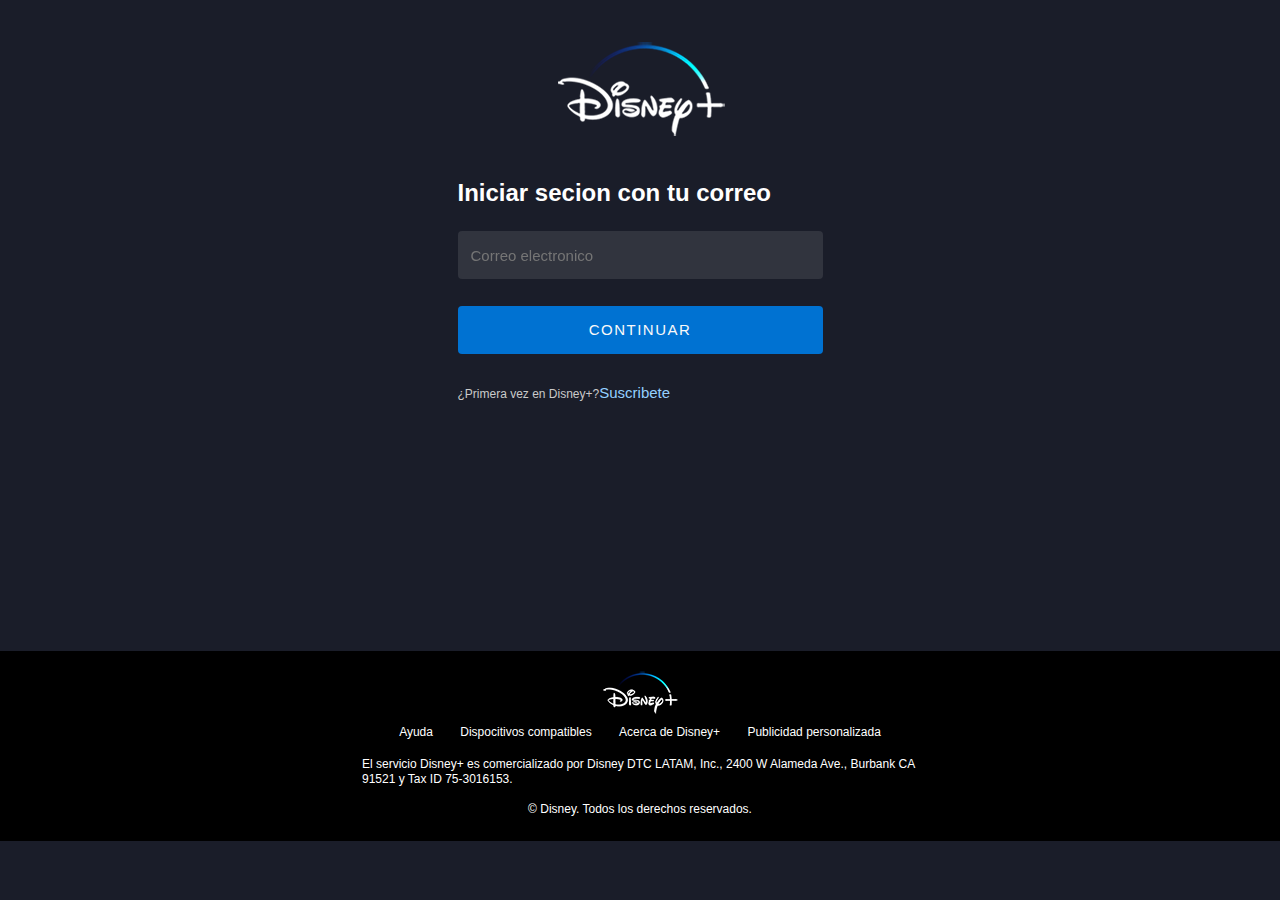
<file: 2Disney+/disney/login.html>
<!DOCTYPE html>
<html lang="en">
<head>
    <meta charset="UTF-8">
    <meta name="viewport" content="width=device-width, initial-scale=1.0">
    <title>login</title>
    <link rel="stylesheet" type="text/css" media="screen" href="../CSS/bootstrap.min.css"/>
    <link rel="stylesheet" href="../CSS/all.css"><!--FontAwesome-->
    <link rel="stylesheet" href="../CSS/estilos_Login.css">
</head>
<body>
    <div style="text-align: center; margin-bottom: 230px;">
        <img src="../img/logito.png" style="margin-top: 40px; margin-bottom: 40px;">
        <div style="width: 365px; margin-left: auto;margin-right: auto;">
            <h1 align="left" class="inicio">Iniciar secion con tu correo</h1>
            <input type="text" class="texto" placeholder="Correo electronico">
            <button class="continuar">CONTINUAR</button>
            <div style="text-align: left; margin-top: 27px;">
                <p align="left" class="parrafo">¿Primera vez en Disney+?<a href="">Suscribete</a></p>
            </div>
            
        </div>
        
    </div>

    <footer class="footer" data-analytics-section="footer:null:null" style="text-align: center; background-color: #000000; margin-bottom: 0%;height:190px;">
        <div style="width: 580px;margin-left: auto;margin-right: auto; padding-top: 20px;">
            <img src="../img/logito2.png">
            <p class="links">
                <a href="https://help.disneyplus.com/csp" class="cadalink">Ayuda</a>
                <a href="https://help.disneyplus.com/csp?id=csp_article_content_international&sys_kb_id=eac89167db3048900a2af56e0f96193b" class="cadalink">Dispocitivos compatibles</a>
                <a href="https://help.disneyplus.com/csp?id=csp_article_content_international&sys_kb_id=8d061aaadb7004903c0cf158bf9619ed" class="cadalink">Acerca de Disney+</a>
                <a href="https://preferences-mgr.trustarc.com/?pid=disney01&aid=disneyplus01&type=disneyplus" class="cadalink">Publicidad personalizada</a>
            </p>
            <h6 align="left" class="cadalink2">El servicio Disney+ es comercializado por Disney DTC LATAM, Inc., 2400 W Alameda Ave., Burbank CA 91521 y Tax ID 75-3016153.</h6>
            <h6 class="cadalink2">© Disney. Todos los derechos reservados.</h6>
        </div>
       
    </footer>
</body>
</html>
</file>
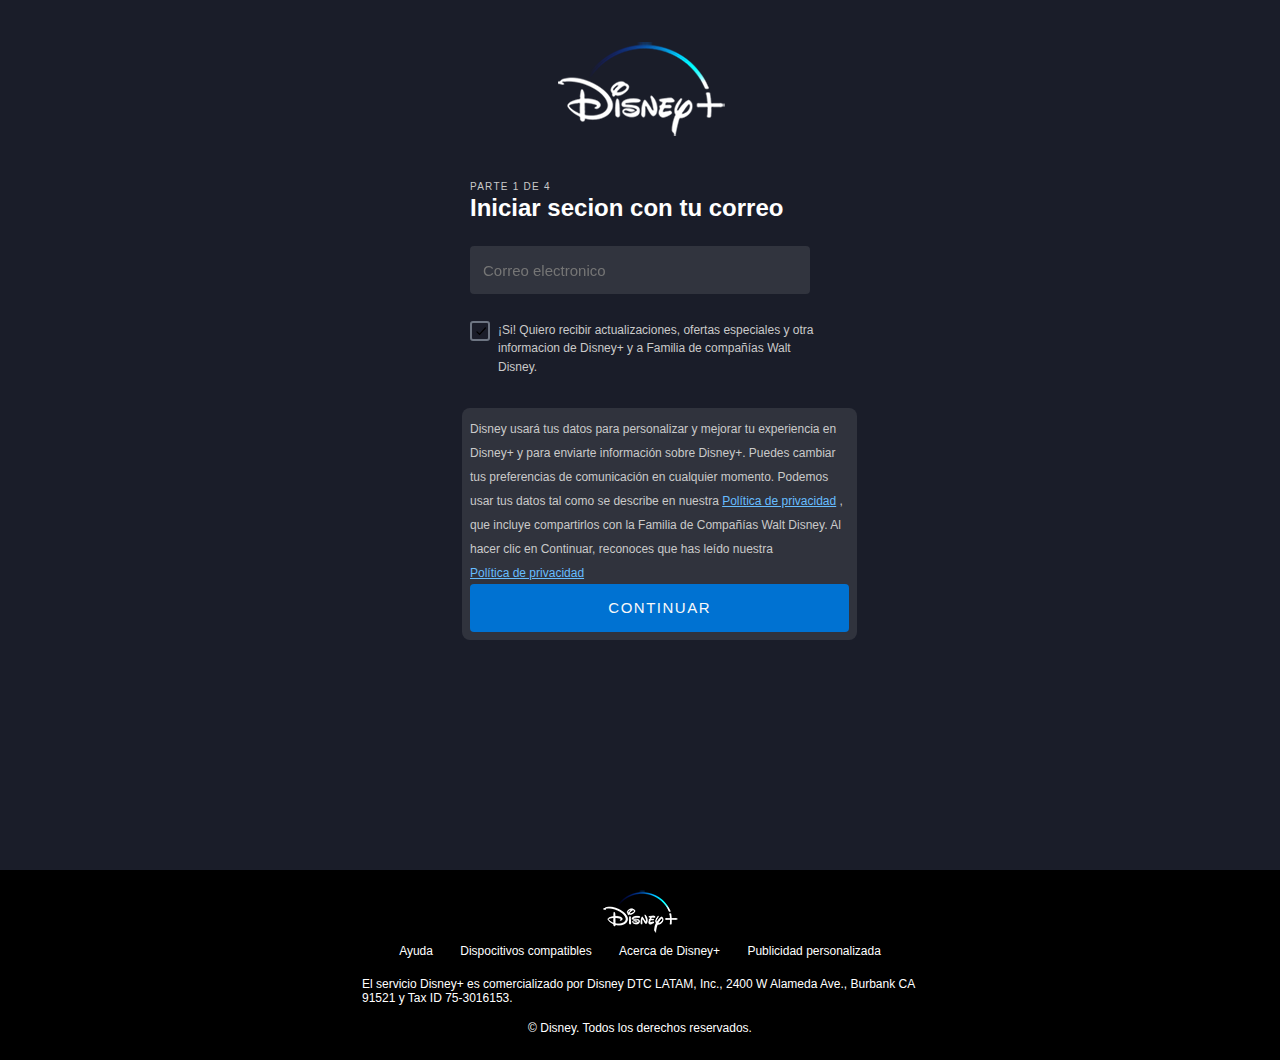
<file: 2Disney+/disney/sing-in.html>
<!DOCTYPE html>
<html lang="en">
<head>
    <meta charset="UTF-8">
    <meta name="viewport" content="width=device-width, initial-scale=1.0">
    <title>login</title>
    <link rel="stylesheet" type="text/css" media="screen" href="../CSS/bootstrap.min.css"/>
    <link rel="stylesheet" href="../CSS/all.css"><!--FontAwesome-->
    <link rel="stylesheet" href="../CSS/estilos_Login.css">
</head>
<body>
    <script src="../js/controlador2.js"></script>
    <div style="text-align: center; margin-bottom: 230px;" id="vaca">
        <img src="../img/logito.png" style="margin-top: 40px; margin-bottom: 40px;">
        <div style="width: 340px; margin-left: auto;margin-right: auto;" >
            <h5 align="left" class="pasos" style="text-align: left; width: 100%; color: rgb(202, 202, 202); text-transform: uppercase;">Parte 1 de 4</h5>
            <h1 align="left" class="inicio">Iniciar secion con tu correo</h1>
            <input type="text" class="texto" placeholder="Correo electronico">
            
            <div>
                <div style="width: 335px; margin: 0%;">
                    <label aria-describedby="Dominguez_L_WDIGFamilySites" aria-checked="true" for="Dominguez_L_WDIGFamilySites" tabindex="0" class="sc-hmXxxW heMnsB" style="width: 100%;">
                        
                        <span style="width: 40px;">
                            <svg alt="" aria-hidden="true" aria-label="check" color="white" role="img" version="1.1" xmlns="http://www.w3.org/2000/svg" style="height: 20px; min-width: 20px; width: 20px; z-index: auto;" class="hgt" viewBox="0 0 30 36">
                                <path d="M12.935 26.59a1.472 1.472 0 0 0 2.038 0l13.105-14.452a1.37 1.37 0 0 0 0-1.978 1.472 1.472 0 0 0-2.038 0L13.954 23.63 9.21 19.018a1.472 1.472 0 0 0-2.038 0 1.37 1.37 0 0 0 0 1.978l5.763 5.594z" class="sc-kAzzGY dGwULW"></path>
                            </svg> 
                        </span> 
                        <span>
                            <p align="left" class="parrafo">¡Si! Quiero recibir actualizaciones, ofertas especiales y otra informacion
                                de Disney+ y a Familia de compañías Walt Disney.</p>
                        </span>
                    </label>
                    <div class="contener" style="width: 118%;">
                        <div class="parrafoP">
                            Disney usará tus datos para personalizar y mejorar tu experiencia en Disney+ y para enviarte información sobre Disney+. Puedes cambiar tus preferencias de comunicación en cualquier momento. Podemos usar tus datos tal como se describe en nuestra 
                            <button color="#67bdff" font-size="12px" display="inline" type="button" text-decoration="underline" class="botonP">Política de privacidad</button>
                            , que incluye compartirlos con la Familia de Compañías Walt Disney. Al hacer clic en Continuar, reconoces que has leído nuestra 
                            <button color="#67bdff" font-size="12px" display="inline" type="button" text-decoration="underline" class="botonP">Política de privacidad</button>
                            <button aria-label="CONTINUAR" role="button" kind="primary" value="submit" class="continuar" type="submit" onclick="paso2();">CONTINUAR</button>
                        </div>
                    </div>
                    
                </div>
                
                
                    
               
                
            </div>
        </div>
    </div>
    <footer class="footer" data-analytics-section="footer:null:null" style="text-align: center; background-color: #000000; margin-bottom: 0%;height:190px;">
        <div style="width: 580px;margin-left: auto;margin-right: auto; padding-top: 20px;">
            <img src="../img/logito2.png">
            <p class="links">
                <a href="https://help.disneyplus.com/csp" class="cadalink">Ayuda</a>
                <a href="https://help.disneyplus.com/csp?id=csp_article_content_international&sys_kb_id=eac89167db3048900a2af56e0f96193b" class="cadalink">Dispocitivos compatibles</a>
                <a href="https://help.disneyplus.com/csp?id=csp_article_content_international&sys_kb_id=8d061aaadb7004903c0cf158bf9619ed" class="cadalink">Acerca de Disney+</a>
                <a href="https://preferences-mgr.trustarc.com/?pid=disney01&aid=disneyplus01&type=disneyplus" class="cadalink">Publicidad personalizada</a>
            </p>
            <h6 align="left" class="cadalink2">El servicio Disney+ es comercializado por Disney DTC LATAM, Inc., 2400 W Alameda Ave., Burbank CA 91521 y Tax ID 75-3016153.</h6>
            <h6 class="cadalink2">© Disney. Todos los derechos reservados.</h6>
        </div>
       
    </footer>
    <script src="../js/jquery-3.4.1.min.js"></script>
    <script src="../js/popper.min.js"></script>
    <script src="../js/bootstrap.min.js"></script>
    <script src="../js/controlador2.js"></script>
</body>
</html>
</file>
<file: 2Disney+/CSS/estilos_Login.css>
body{
    overflow-x: hidden;
    background:#1A1D29;
    -webkit-font-smoothing: antialiased;
    box-sizing: border-box;
    font-family: Avenir-Roman,sans-serif;
    height: 824px;
    width: 100%;
    margin: 0%;
}

html{
    padding: 0%;
}

.inicio{
    color: white;
    margin: 0px;
    padding: 0px 0px 24px;
    cursor: inherit;
    font-family: Avenir-Heavy, sans-serif;
    font-size: 24px;
    font-stretch: normal;
    font-style: normal;
    letter-spacing: normal;
    line-height: 1.17;
    font-weight: bold;

}

.texto{
    backdrop-filter: blur(50px);
    background-color: rgb(49, 52, 62);
    border: 1px solid transparent;
    border-radius: 4px;
    caret-color: rgb(2, 231, 245);
    color: rgb(249, 249, 249);
    font-size: 15px;
    font-stretch: normal;
    font-style: normal;
    font-weight:bold normal;
    height: 48px;
    letter-spacing: normal;
    line-height: 1.53;
    outline: none;
    padding: 7px 12px;
    transition: all 0.1s ease 0s;
    width: 100%;
    overflow: visible;
    font-family: inherit;
    margin: 0px 0px 27px;
}

.barraI{
    border-left: 2px solid rgb(168, 169, 173);
    padding-left: 12px;
    margin: 14px 0px 36px;
    height: 57px;
    text-align: left;
}

.continuar{
    background: rgb(0, 114, 210);
    border: none;
    border-radius: 4px;
    color: rgb(249, 249, 249);
    font-size: 15px;
    padding: 0px 24px;
    text-transform: uppercase;
    -webkit-box-align: center;
    align-items: center;
    cursor: pointer;
    display: flex;
    font-family: Avenir-Heavy, sans-serif;
    font-stretch: normal;
    font-style: normal;
    height: 48px;
    -webkit-box-pack: center;
    justify-content: center;
    letter-spacing: 1.5px;
    line-height: 1.5;
    margin: 0px;
    overflow: hidden;
    text-align: center;
    transition: all 0.2s ease-in-out 0s;
    width: 100%;
    -webkit-font-smoothing: antialiased;
    opacity: 1;
    visibility: visible;
    
}

.continuar:hover{
    border: none;
    background: rgb(44, 158, 252);
    color: rgb(249, 249, 249);
}

.parrafo{
    color: rgb(202, 202, 202);
    display: inline-block;
    font-size: 12px;
    font-stretch: normal;
    font-style: normal;
    font-weight: normal;
    letter-spacing: normal;
    line-height: 1.53;
    padding-right: 4px;
}

.pasos{
    cursor: inherit;
    font-size: 10px;
    font-stretch: normal;
    font-style: normal;
    letter-spacing: 1.25px;
    line-height: 1.5;
    margin: 0px;
}

.suscribir{
    color: rgb(249, 249, 249);
    opacity: 1;
    cursor: pointer;
    display: inline-block;
    font-size: 15px;
    font-stretch: normal;
    font-style: normal;
    font-weight: 500;
    letter-spacing: normal;
    line-height: 1.53;
    margin: 0px;
    text-align: center;
    text-decoration: none;
    width: auto;
}

a{
    color: rgb(148, 208, 255);
    opacity: 1;
    cursor: pointer;
    display: inline-block;
    font-size: 15px;
    font-stretch: normal;
    font-style: normal;
    font-weight: 500;
    letter-spacing: normal;
    line-height: 1.53;
    margin: 0px;
    text-align: center;
    text-decoration: none;
    width: auto;
    background-color: transparent;
}

a:hover{
    color: rgb(148, 208, 255);
    
}

.links{
    font-size: 12px;
    line-height: 1.5;
    margin-bottom: 0%;

}

.cadalink{
    padding: 8px 12px 8px 12px;
    color: rgb(255, 255, 255);
    font-size: 12px;

}

.cadalink2{
    padding: 8px 12px 8px 12px;
    color: rgb(255, 255, 255);
    font-size: 12px;
    margin:0%;

}
.cadalink:hover{
    color: white;
    text-decoration: unset;
}

.hgt{
    align-items: center;
    border: 2px solid rgb(109, 117, 130);
    display: flex;
    height: 20px;
    justify-content: center;
    left: -28px;
    position: absolute;
    width: 20px;
    border-radius: 3px;
}

.heMnsB{
    display: block;
    cursor: pointer;
    margin: 0px 8px 16px 28px;
    position: relative;
    padding: 0px;
}

.contener{
    background-color: rgba(249, 249, 249, 0.1);
    border-radius: 8px;
    padding: 8px;
    margin: 0px -8px;
    text-align:left;
}

.parrafoP{
    color: rgb(202, 202, 202);
    display: inline;
    padding: 0px;
    cursor: inherit;
    font-size: 12px;
    font-stretch: normal;
    font-style: normal;
    font-weight: normal;
    letter-spacing: normal;
    line-height: 1.5;
    margin: 0px;
    text-transform: none;

}
.botonP{
    background-color: transparent;
    border: medium none;
    color: rgb(103, 189, 255);
    cursor: pointer;
    display: inline;
    font-size: 12px;
    margin: 0px;
    padding: 0px;
    text-decoration: underline;
    text-transform: none;
}

.botonP:hover{
    color: rgb(103, 189, 255);
    text-decoration: underline;
}

.menanual{
    background-color: rgb(92, 88, 88);
    border-radius: 4px;
    border: 1.5px solid transparent;
    height: 100%;
    margin: 0px;
    padding: 10.5px 12px;
    width: 100%;
    transition: 0.3s;
}

.menanual:hover{
    background-color: rgb(170, 166, 166);
}

.hjkl{
    font-size: 14px;
}

.barrita::after{
    bottom:-13px;
    content: "";
    width: 100%;
    height: 3px;
    background: rgb(249, 249, 249) none repeat scroll 0% 0%;
    border-top-right-radius: 2px;
    border-top-left-radius: 2px;
    display: block;
    position: relative;
}

.cambio{
    
    border: 1.5px solid rgb(4, 131, 238);
    background-color: rgb(92, 88, 88);
    background: rgba(4, 131, 238, 0.2) none repeat scroll 0% 0%;
    border-radius: 4px;
    height: 100%;
    margin: 0px;
    padding: 10.5px 12px;
    width: 100%;
    transition: 0.1s;
}

.cambio:hover{
    cursor:pointer;
}
</file>
